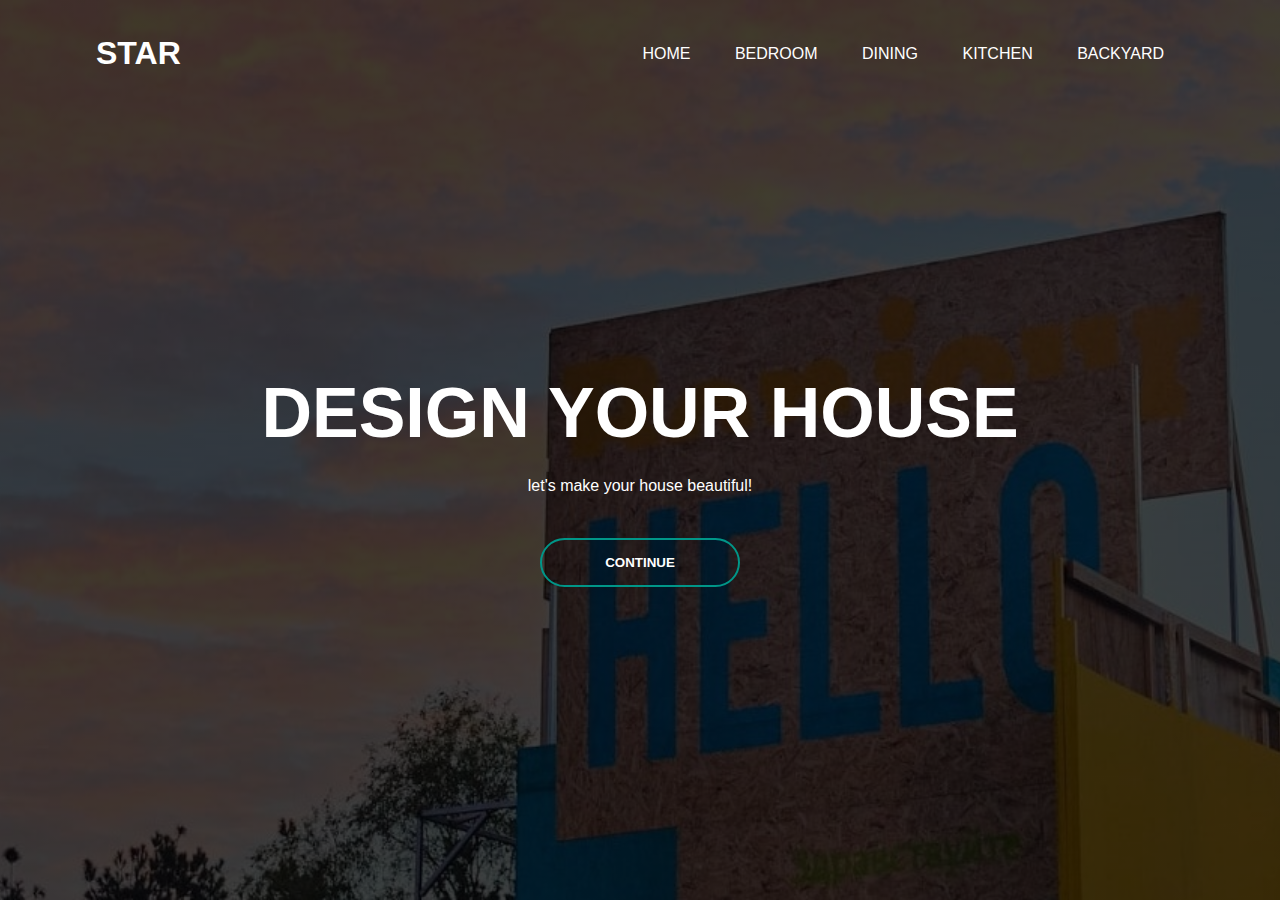
<file: ytutor1/index.html>
<!DOCTYPE html>
<html>
<head>
	<title></title>
	<link rel="stylesheet" type="text/css" href="style.css">
</head>
<body>
	<div class="banner">
		<div class="navbar">
			<h1 class="logo">STAR</h1>
			<ul>
				<li><a href="#">Home</a></li>
				<li><a href="#">Bedroom</a></li>
				<li><a href="#">Dining</a></li>
				<li><a href="#">Kitchen</a></li>
				<li><a href="#">Backyard</a></li>
			</ul>
		</div>

		<div class="content">
			<h1>DESIGN YOUR HOUSE</h1>	
			<p>let's make your house beautiful!</p>
			<div>
				<button type="button"><span></span>Continue</button>
			</div>
		</div>

	</div>
</body>
</html>
</file>
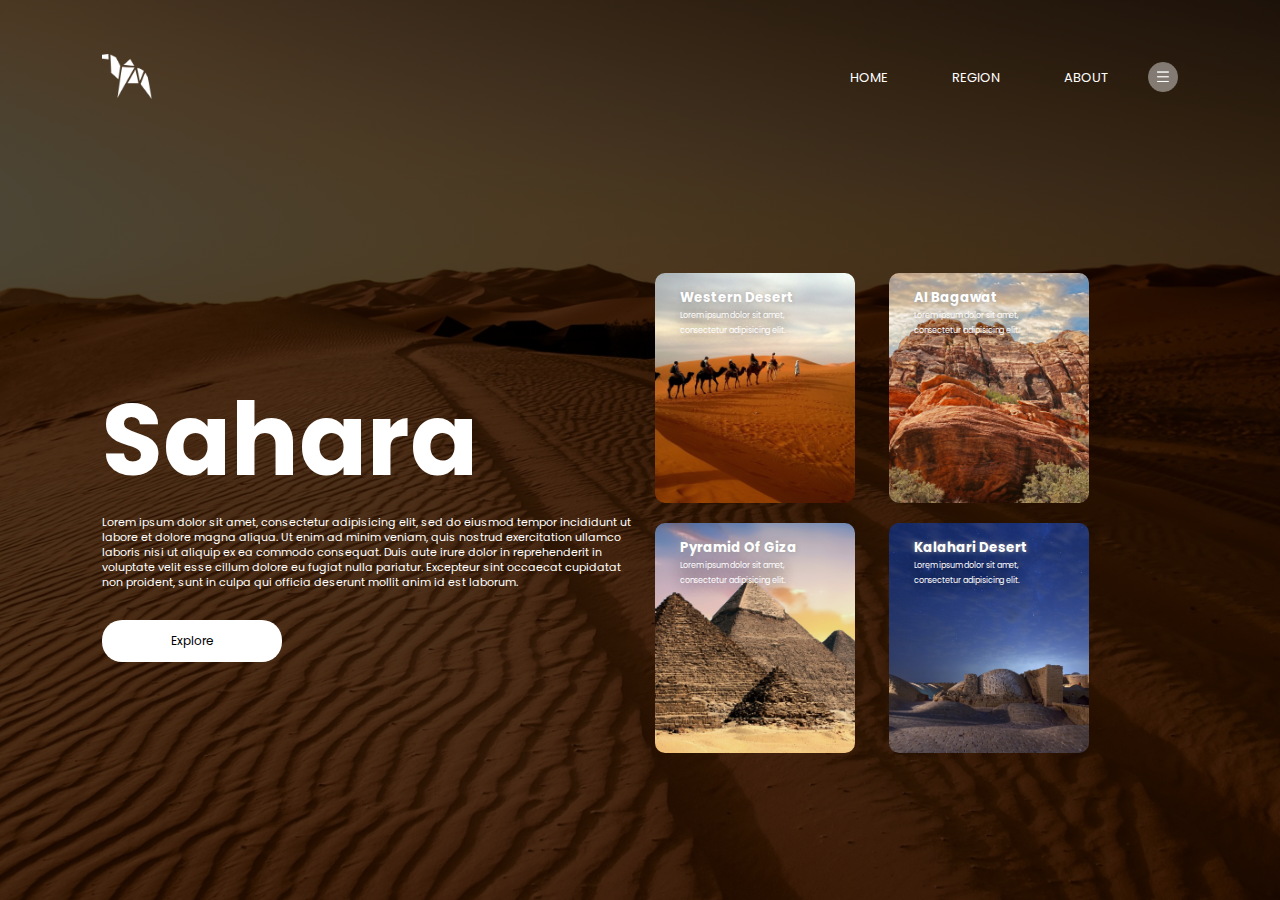
<file: ytutor2/index.html>
<!DOCTYPE html>
<html>
<head>
	<title>Web Design</title>
	<link rel="stylesheet" type="text/css" href="style.css">
	<link rel="stylesheet" type="text/css" href="https://fonts.googleapis.com/css2?family=Poppins&display=swap">
</head>
<body>
	<div class="container">
		<div class="navbar">
			<img src="img/logo.png" class="logo">
			<nav>
				<ul>
					<li><a href="">HOME</a></li>
					<li><a href="">REGION</a></li>
					<li><a href="">ABOUT</a></li>
				</ul>
			</nav>
			<img src="img/menu.png" class="menu-icon">
		</div>

		<div class="row">
			<div class="col">
				<h1>Sahara</h1>
				<p>Lorem ipsum dolor sit amet, consectetur adipisicing elit, sed do eiusmod
				tempor incididunt ut labore et dolore magna aliqua. Ut enim ad minim veniam,
				quis nostrud exercitation ullamco laboris nisi ut aliquip ex ea commodo
				consequat. Duis aute irure dolor in reprehenderit in voluptate velit esse
				cillum dolore eu fugiat nulla pariatur. Excepteur sint occaecat cupidatat non
				proident, sunt in culpa qui officia deserunt mollit anim id est laborum.</p>
				<button type="button">Explore</button>
			</div>
			<div class="col">
				<div class="card card1">
					<h5>Western Desert</h5>
					<p>Lorem ipsum dolor sit amet, consectetur adipisicing elit.</p>
				</div>
				<div class="card card2">
					<h5>AI Bagawat</h5>
					<p>Lorem ipsum dolor sit amet, consectetur adipisicing elit.</p>
				</div>
				<div class="card card3">
					<h5>Pyramid Of Giza</h5>
					<p>Lorem ipsum dolor sit amet, consectetur adipisicing elit.</p>
				</div>
				<div class="card card4">
					<h5>Kalahari Desert</h5>
					<p>Lorem ipsum dolor sit amet, consectetur adipisicing elit.</p>
				</div>
			</div>
		</div>
	</div>
</body>
</html>
</file>
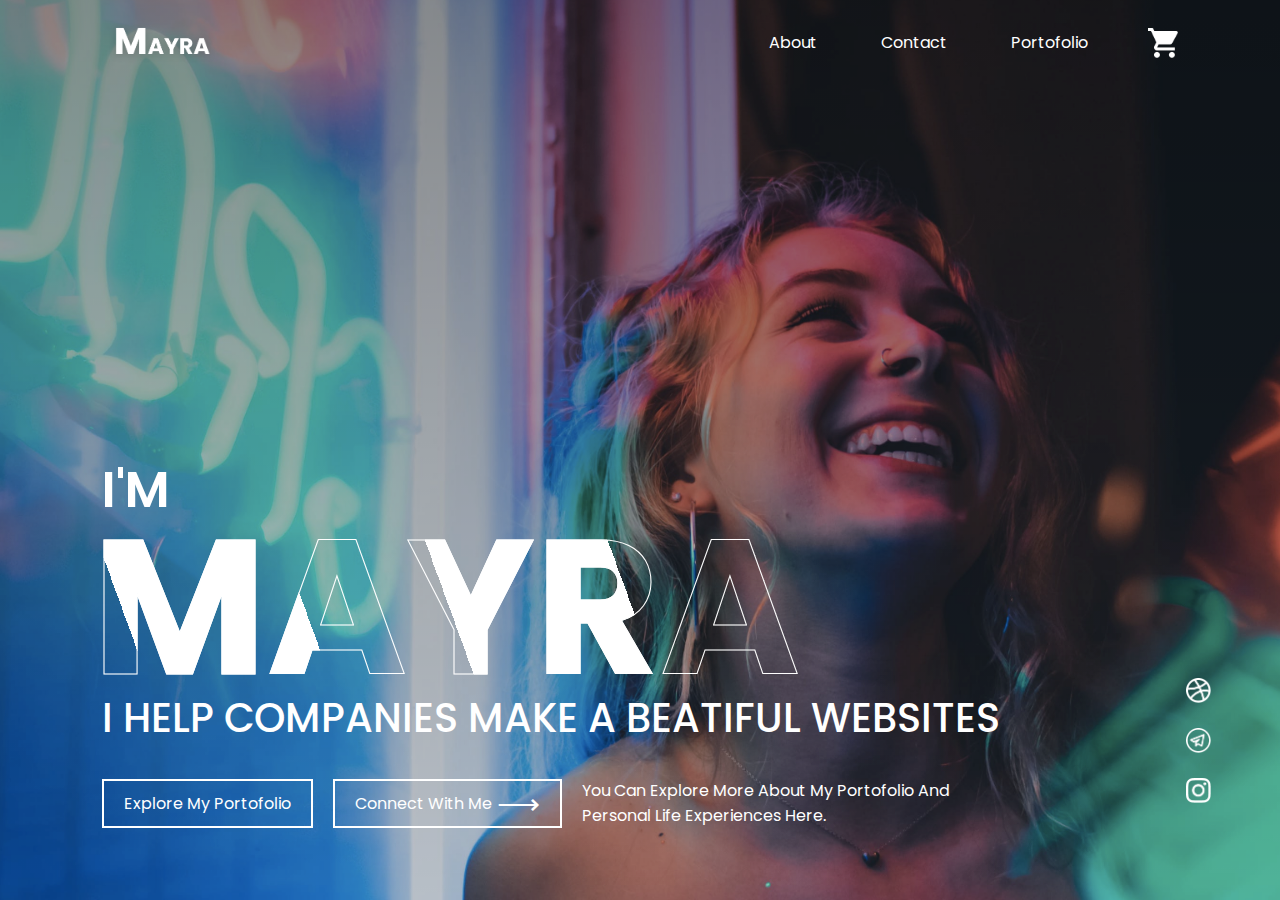
<file: ytutor3/index.html>
<!DOCTYPE html>
<html>
<head>
	<meta 	name="viewport" content="width=device-width", initial-scale=1.0>
	<title>personal blog</title>
	<link rel="stylesheet" type="text/css" href="style.css">
</head>
<body>
	<div class="container">
		<nav>
			<img src="images/logo.png" class="logo">
			<ul>
				<li><a href="">About</a></li>
				<li><a href="">Contact</a></li>
				<li><a href="">Portofolio</a></li>
			</ul>
			<img src="images/cart.png" class="cart-icon">
		</nav>

		<div class="text-box">
			<p>I'M</p>	
			<h1>MAYRA</h1>
			<h3>I HELP COMPANIES MAKE A BEATIFUL WEBSITES</h3>

			<div class="row">
				<a href="">Explore My Portofolio</a>
				<a href="">Connect With Me <span>&#x27f6;</span></a>
				<span>You Can Explore More About My Portofolio And </br> Personal Life Experiences Here.</span>
			</div>
			
		</div>

		<div class="social-icons">
			<a href=""><img src="images/dribble.png"></a>
			<a href=""><img src="images/telegram.png"></a>
			<a href=""><img src="images/instagram.png"></a>
		</div>

	</div>


</body>
</html>
</file>
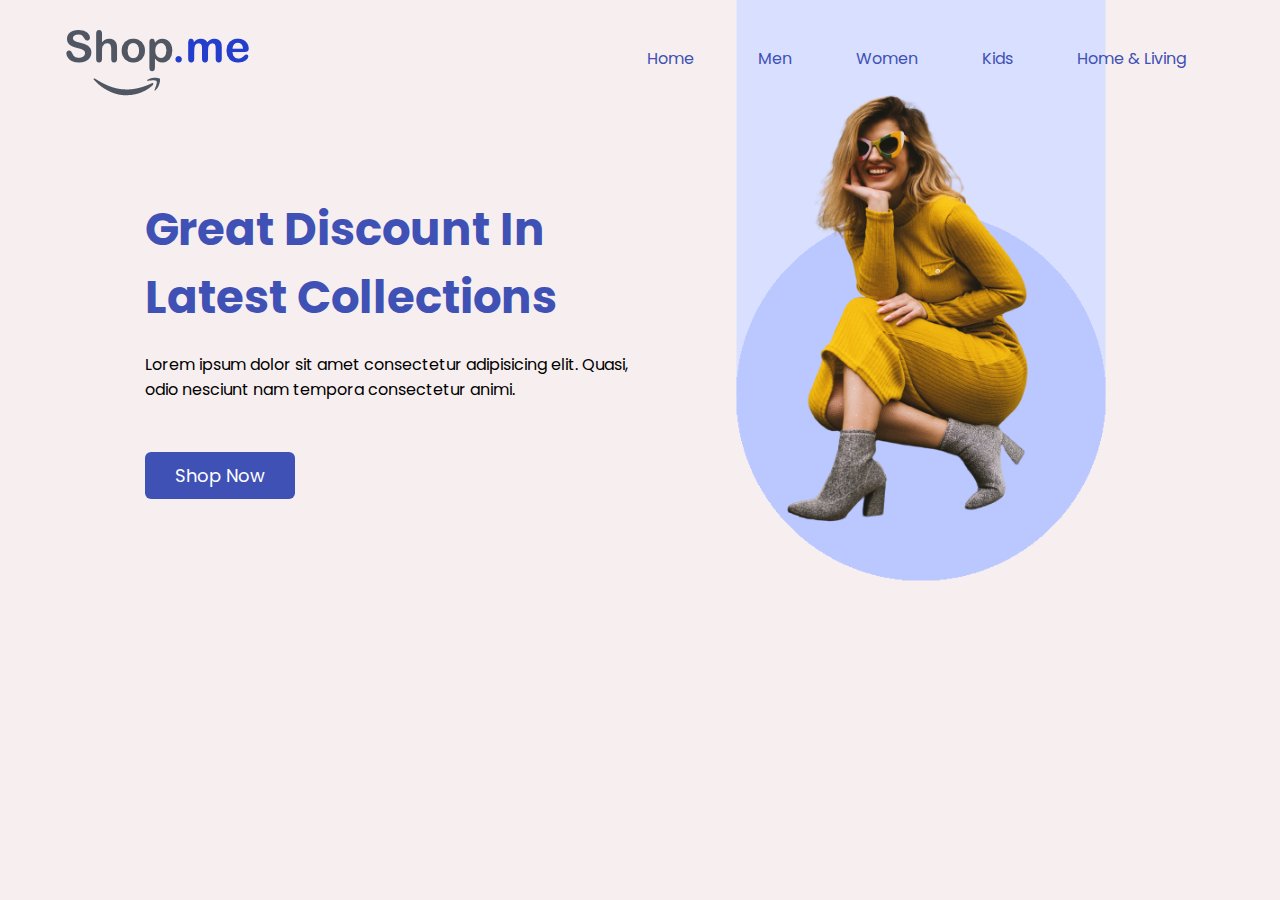
<file: ytutor4/index.html>
<!DOCTYPE html>
<html lang="en">
<head>
    <meta charset="UTF-8">
    <meta http-equiv="X-UA-Compatible" content="IE=edge">
    <meta name="viewport" content="width=device-width, initial-scale=1.0">
    <title>website tutor 4</title>
    <link rel="stylesheet" href="style.css">
</head>
<body>
    <div class="header">
        <nav>
            <img src="img/logo.png" alt="">
            <ul>
                <li><a href="#">Home</a></li>
                <li><a href="#">Men</a></li>
                <li><a href="#">Women</a></li>
                <li><a href="#">Kids</a></li>
                <li><a href="#">Home & Living</a></li>
            </ul>
        </nav>

        <div class="text-box">
            <h1>Great Discount In Latest Collections</h1>
            <p>Lorem ipsum dolor sit amet consectetur adipisicing elit. Quasi, odio nesciunt nam tempora consectetur animi.</p>
            <a href="#">Shop Now</a>
        </div>

        <div class="user-box">
            <img src="img/user.png" alt="">
        </div>

    </div>
</body>
</html>
</file>
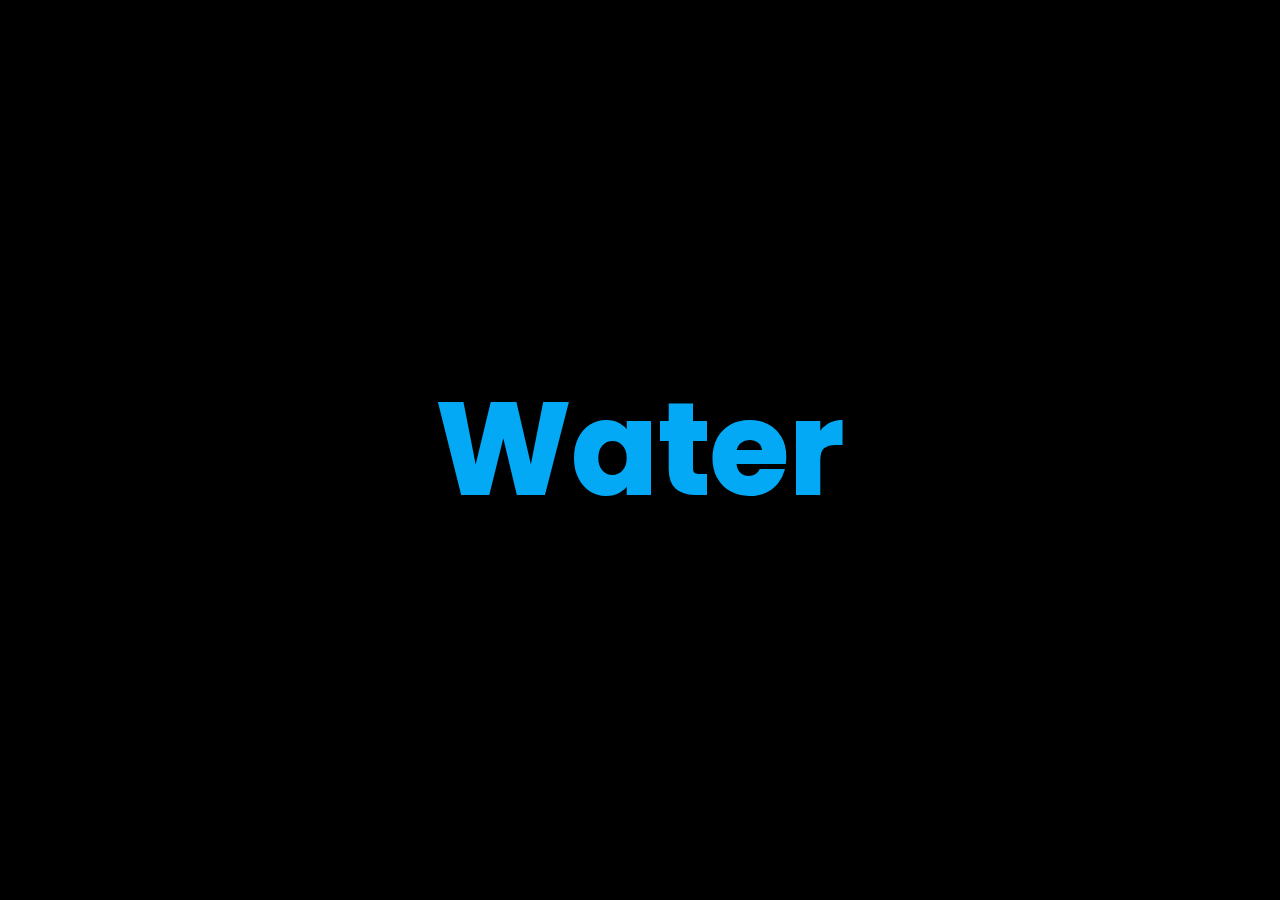
<file: ytutor7/index.html>
<!DOCTYPE html>
<html lang="en">
<head>
    <meta charset="UTF-8">
    <meta http-equiv="X-UA-Compatible" content="IE=edge">
    <meta name="viewport" content="width=device-width, initial-scale=1.0">
    <title>water</title>
    <link rel="stylesheet" href="style.css">
</head>
<body>
    <div class="content">
        <h2>Water</h2>
        <h2>Water</h2>
    </div>
</body>
</html>
</file>
<file: ytutor1/style.css>
* {
	margin: 0;
	padding: 0;
	font-family: sans-serif;
}

.banner {
	width: 100%;
	height: 100vh;
	background-image: linear-gradient(rgba(0,0,0,0.75), rgba(0,0,0,0.75)), url(background.jpeg);
	background-size: cover;
	background-position: center;
}

.navbar {
	width: 85%;
	margin: auto;
	padding: 35px 0;
	display: flex;
	align-items: center;
	justify-content: space-between;
}

.logo {
	color: #fff;
	width: 120px;
	cursor: pointer;
}

.navbar ul li {
	list-style: none;
	display: inline-block;
	margin: 0 20px;
	position: relative;
}

.navbar ul li a {
	text-decoration: none;
	color: #fff;
	text-transform: uppercase;
}

.navbar ul li::after {
	content: '';
	height: 3px;
	width: 0;
	background: #009688;
	position: absolute;
	left: 0;
	bottom: -10px;
	transition: 0.5s;
}

.navbar ul li:hover::after {
	width: 100%;
}

.content {
	width: 100%;
	position: absolute;
	top: 50%;
	transform: translateY(-50%);
	text-align: center;
	color: #fff;
}

.content h1 {
	font-size: 70px;
	margin-top: 80px;
}

.content p {
	margin: 20px auto;
	font-weight: 100;
	line-height: 25px;
}

button {
	width: 200px;
	padding: 15px 0;
	text-align: center;
	margin: 20px 10px;
	border-radius: 25px;
	font-weight: bold;
	border: 2px solid #009688;
	background: transparent;
	color: #fff;
	cursor: pointer;
	text-transform: uppercase;
	position: relative;
	overflow: hidden;
}

span {
	background: #009688;
	height: 100%;
	width: 0;
	border-radius: 25px;
	position: absolute;
	left: 0;
	bottom: 0;
	z-index: -1;
	transition: .5s;
}

button:hover span {
	width: 100%;
}

button:hover {
	border-color: transparent;
}
</file>
<file: ytutor2/style.css>
* {
	margin: 0;
	padding: 0;
	font-family: 'Poppins', sans-serif;
}

.container {
	width: 100%;
	height: 100vh;
	background-image: linear-gradient(rgba(0,0,0,.7), rgba(0,0,0,.7)), url(img/background.png);
	background-position: center;
	background-size: cover;
	padding-left: 8%;
	padding-right: 8%;
	box-sizing: border-box;
}

.navbar {
	height: 17%;
	display: flex;
	align-items: center;
}

.logo {
	width: 50px;
	cursor: pointer;
}

.menu-icon {
	width: 30px;
	cursor: pointer;
	margin-left: 40px;
}

nav {
	flex: 1;
	text-align: right;

}

nav ul li {
	text-decoration-style: none;
	display: inline-block;
	margin-left: 60px;
}

nav ul li a {
	text-decoration: none;
	color: #fff;
	font-size: 13px;
}

.row {
	display: flex;
	height: 80%;
	align-items: center;
}

.col {
	flex-basis: 50%;
}

h1 {
	color: #fff;
	font-size: 100px;
}

p {
	color: #fff;
	font-size: 11px;
	line-height: 15px;
}

button {
	width: 180px;
	color: #000; 
	font-size: 12px;
	padding: 12px 0;
	background: #fff;
	border: 0;
	border-radius: 20px;
	outline: none;
	margin-top: 30px;
}

.card {
	width: 200px;
	height: 230px;
	display: inline-block;
	border-radius: 10px;
	padding: 15px 25px;
	box-sizing: border-box;
	cursor: pointer;
	margin: 10px 15px;
	background-image: url(img/pic-1.png);
	background-position: center;
	background-size: cover;
	transition: transform .5s;
}

.card1{
	background-image: url(img/pic-1.png);
}

.card2 {
	background-image: url(img/pic-2.png);
}

.card3 {
	background-image: url(img/pic-3.png);
}

.card4 {
	background-image: url(img/pic-4.png);
}

.card:hover {
	transform: translateY(-10px);
}

h5 {
	color: #fff;
	text-shadow: 0 0 5px #999;
}

.card p {
	text-shadow: 0 0 15px #000;	
	font-size: 8px;
}
</file>
<file: ytutor3/style.css>
@import url('https://fonts.googleapis.com/css2?family=Poppins&display=swap');



* {
	margin: 0; 
	padding: 0;
	box-sizing: border-box;
	font-family: 'Poppins', sans-serif;
}

.container {
	width: 100%;
	height: 100vh;
	background-image: linear-gradient(rgba(0,0,0,0.3), transparent), url(images/background.png);
	background-size: cover;
	background-position: center;
	padding: 0 8%;
	position: relative;
}

nav {
	display: flex;
	width: 100%;
	align-items: center;
	flex-wrap: wrap;
	padding: 5px 0;
}
 
.logo {
	width: 120px;
	cursor: pointer;
} 

.cart-icon {
	width: 30px;
	cursor: pointer;
}

nav ul {
	flex: 1;
	text-align: right;
	padding-right: 30px;
}

nav ul li {
	display: inline-block;
	list-style: none;
	margin: 10px 30px;
}

nav ul li a {
	color: #fff;
	text-decoration: none;
	position: relative;
}

nav ul li a::after {
	content: '';
	width: 0;
	height: 3px;
	position: absolute;
	bottom: -5px;
	left: 50%;
	transform: translateX(-50%);
	background: #fff;
	transition: width .3s;
}

nav ul li a:hover::after {
	width: 50%;
}

.text-box {
	color: #fff;
	position: absolute;
	bottom: 8%;
}

.text-box p {
	font-size: 50px;
	font-weight: 600;
}

.text-box h1 {
	font-size: 190px;
	line-height: 160px;
	margin-left: -10px;
	color: transparent;
	-webkit-text-stroke: 1px #fff;
	background: url(images/back.png);
	-webkit-background-clip: text;
	background-position: 0 0;
	animation: back 20s linear infinite;
}

@keyframes back {
	100% {
		background-position: 2000px 0;
	}
}

.text-box h3 {
	font-size: 40px;
	font-weight: 500;
}

.text-box .row {
	display: flex;
	align-items: center;
	flex-wrap: wrap;
	margin-top: 30px;
}

.text-box a {
	color: #fff;
	text-decoration: none;
	padding: 10px 20px;
	margin-right: 20px;
	border: 2px solid #fff;
	display: flex;
	align-items: center;
}

.text-box a span {
	font-size: 30px;
	line-height: 15px;
	margin-left: 5px;
}

.social-icons {
	position: absolute;
	right: 5%;
	bottom: 8%;
}

.social-icons img {
	width: 25px;
	display: block;
	margin: 25px 5px;
}
</file>
<file: ytutor4/style.css>
@import url('https://fonts.googleapis.com/css2?family=Nunito&family=Poppins&family=Spectral:wght@500&display=swap');

* {
    margin: 0;
    padding: 0;
    box-sizing: border-box;
    font-family: 'Poppins', sans-serif;
}

.header {
    width: 100%;
    height: 100vh;
    padding: 0 5%;
    background-color: #f7efef;
}

nav {
    width: 100%;
    display: flex;
    align-items: center;
    justify-content: space-between;
    padding: 20px 0;
    position: relative;
    z-index: 999;
}

nav ul li {
    display: inline-block;
    list-style: none;
    margin: 10px 30px;
}

nav ul li a {
    text-decoration: none;
    color: #3f51b5;
}

.text-box {
    margin-top: 80px;
    max-width: 600px;
    padding-left: 7%;
}

.text-box h1 {
    font-size: 45px;
    margin-bottom: 20px;
    color: #3f51b5;
}

.text-box a {
    display: inline-block;
    text-decoration: none;
    color: #fff;
    background-color: #3f51b5;
    padding: 10px 30px;
    font-size: 18px;
    margin-top: 50px;
    border-radius: 6px;
}

.user-box {
    background-color: #d9e0ff;
    position: absolute;
    transform: scale(.9);
    top: -23px;
    right: 12%;
    z-index: 1;
}

.user-box img {
    display: block;
    padding-top: 100px;
    width: 410px;
    margin-bottom: -205px;
}
</file>
<file: ytutor7/style.css>
@import url('https://fonts.googleapis.com/css?family=Poppins:100,200,300,400,500,600,700,800,900');

* {
    margin: 0;
    padding: 0;
    box-sizing: border-box;
    font-family: 'Poppins', sans-serif;
}

body {
    display: flex;
    justify-content: center;
    align-items: center;
    min-height: 100vh;
    background: #000;
}

.content {
    position: relative;
}

.content h2 {
    position: absolute;
    color: #fff;
    transform: translate(-50%, -50%);
    font-size: 8em;
}

.content h2:nth-child(1) {
    color: transparent;
    -webkit-text-stroke: 2px #03a9f4;
}

.content h2:nth-child(2) {
    color: #03a9f4;
    animation: animate 4s ease-in-out infinite;
}

@keyframes animate {
    0%, 100% {
        clip-path: polygon(0% 45%, 15% 44%, 32% 50%, 54% 60%, 70% 61%, 84% 59%, 100% 52%, 100% 100%);
    }
    50% {
        clip-path: polygon(0 60%, 16% 65%, 34% 66%, 51%  62%, 67% 50%, 84% 45%, 100% 100%, 0% 100%);
    }
}
</file>
